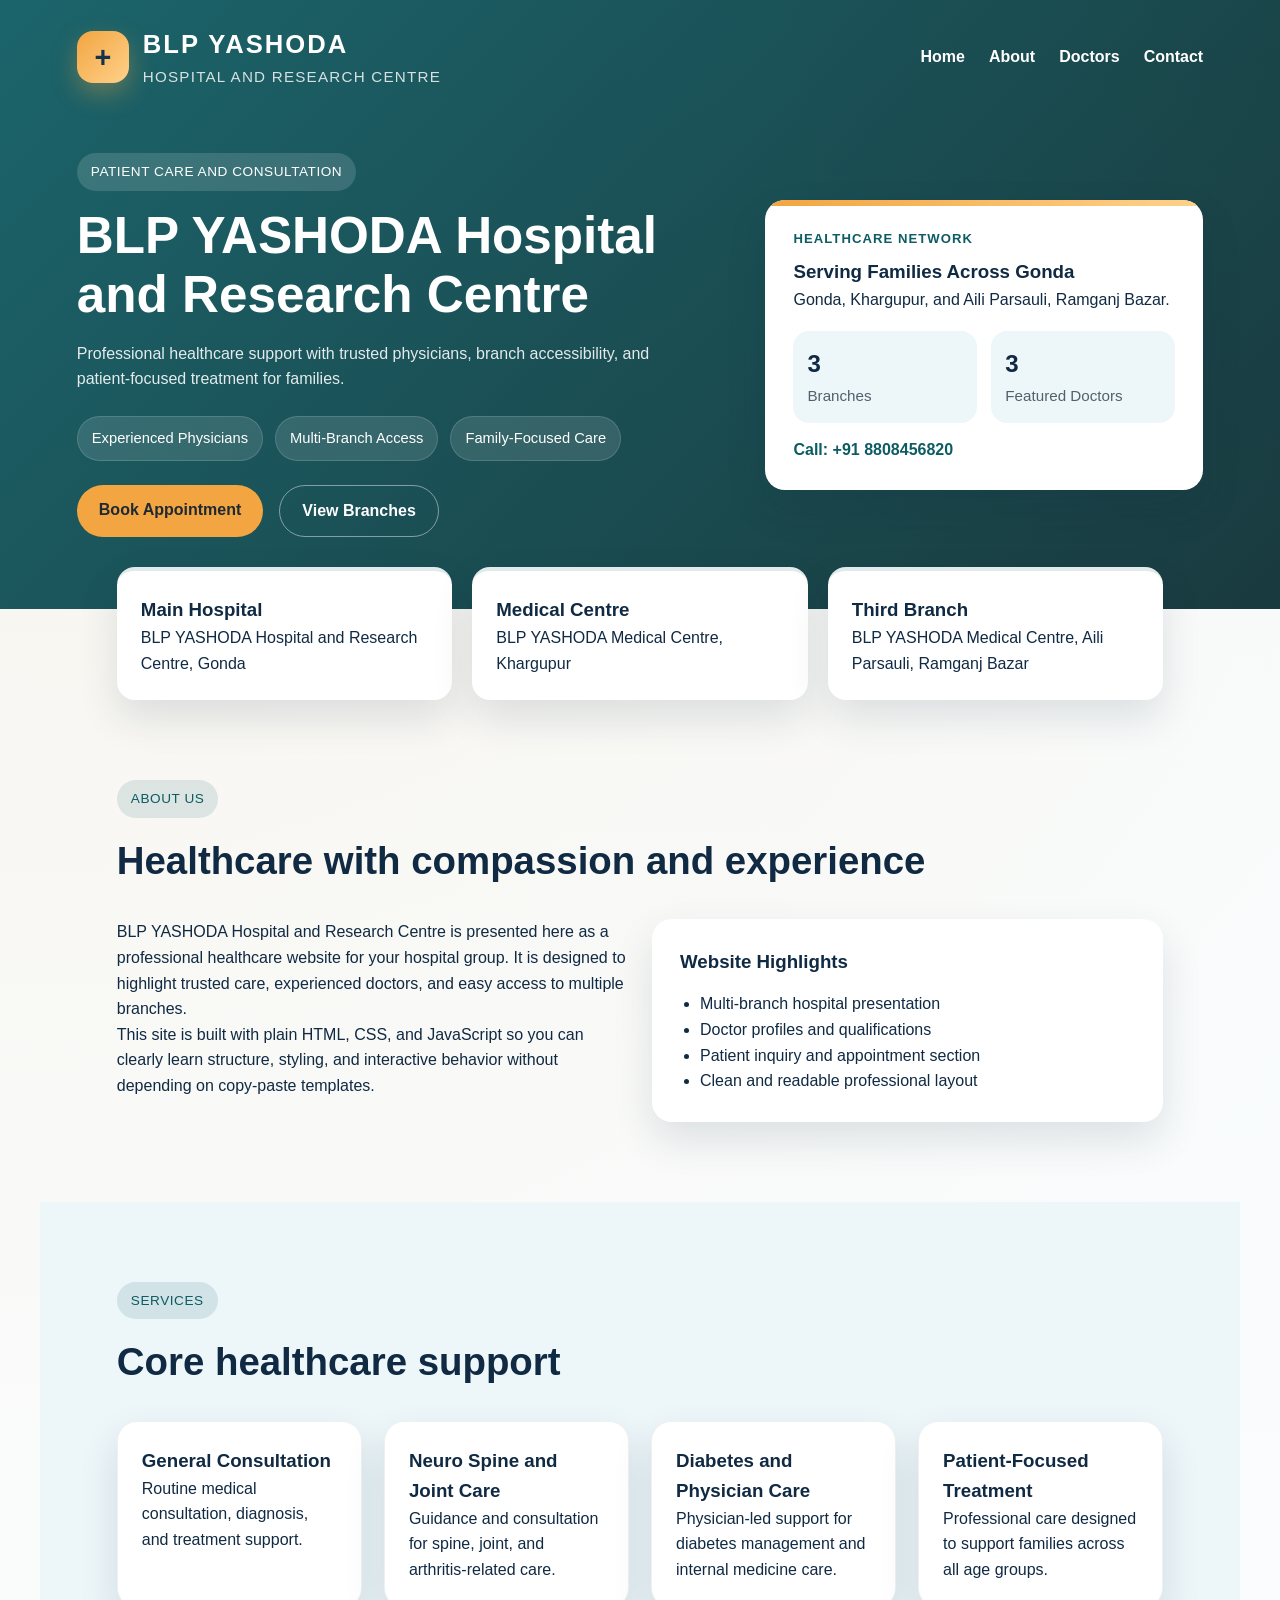
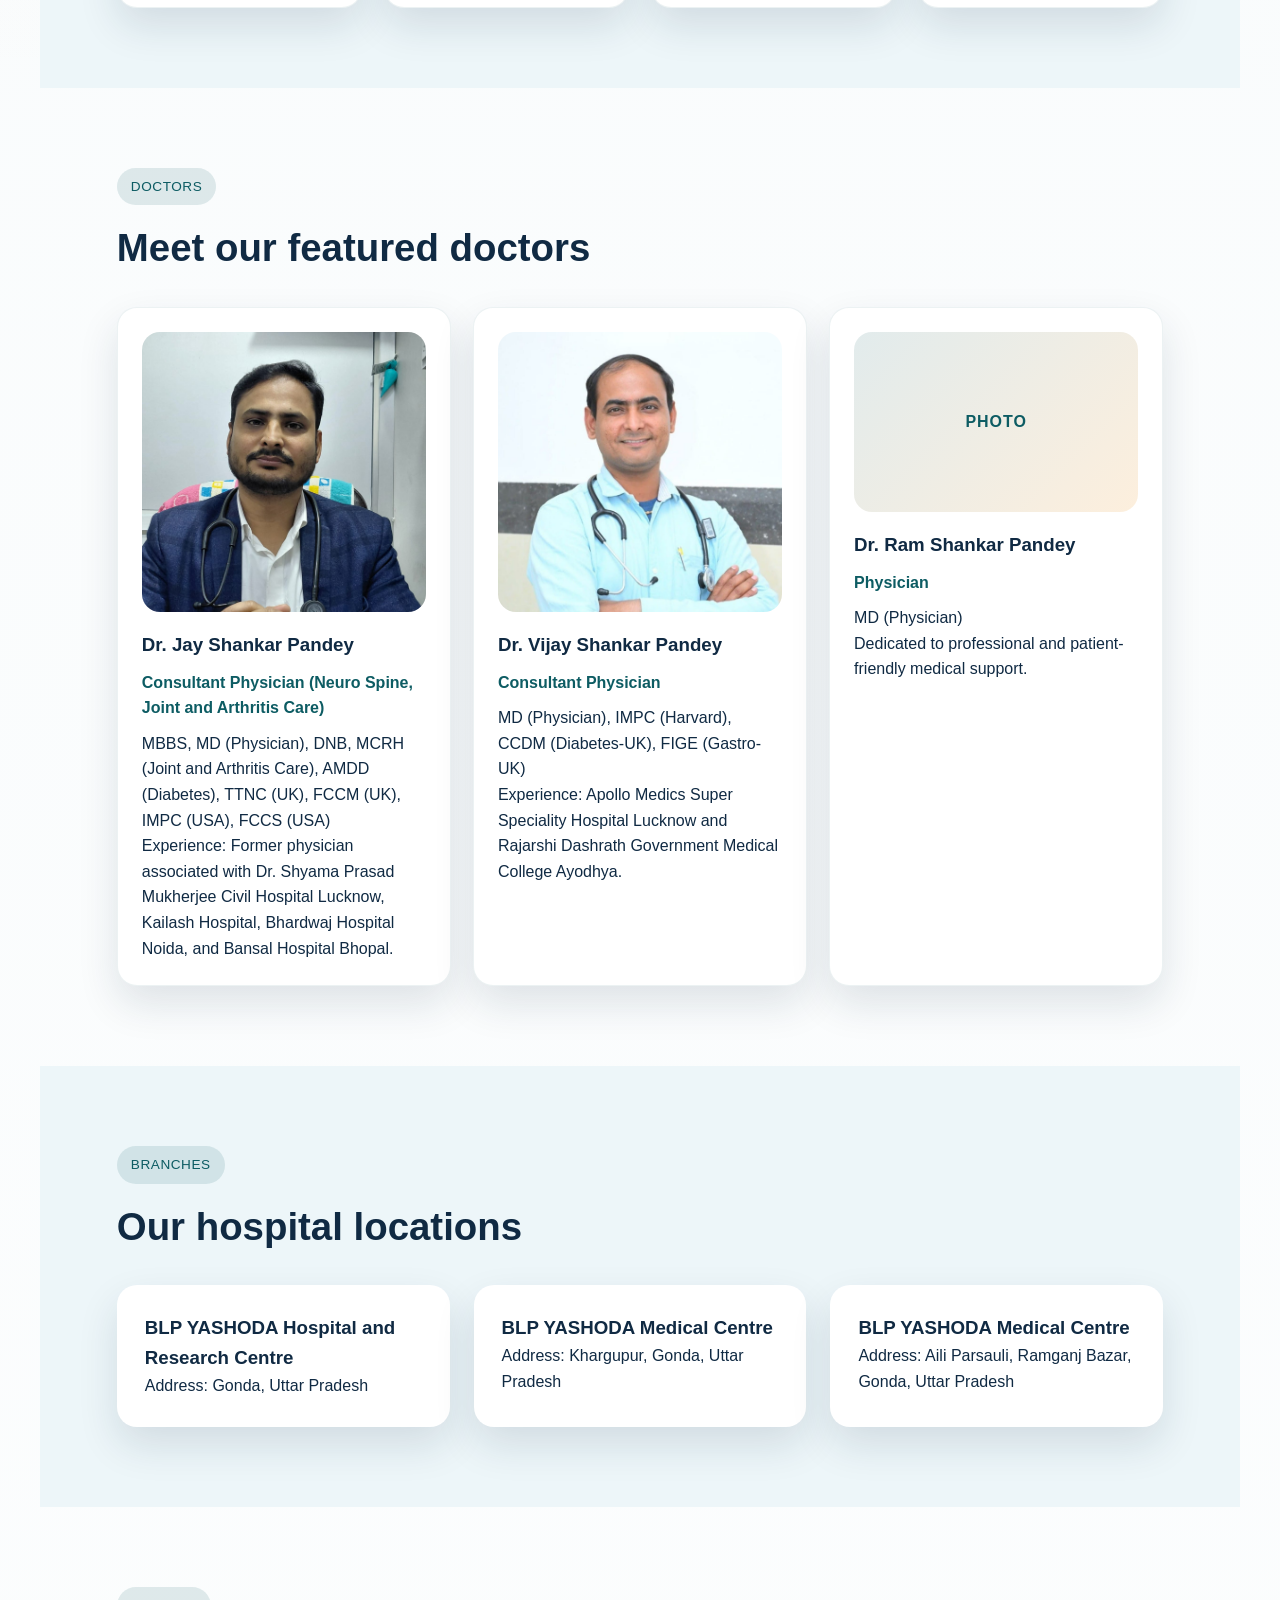
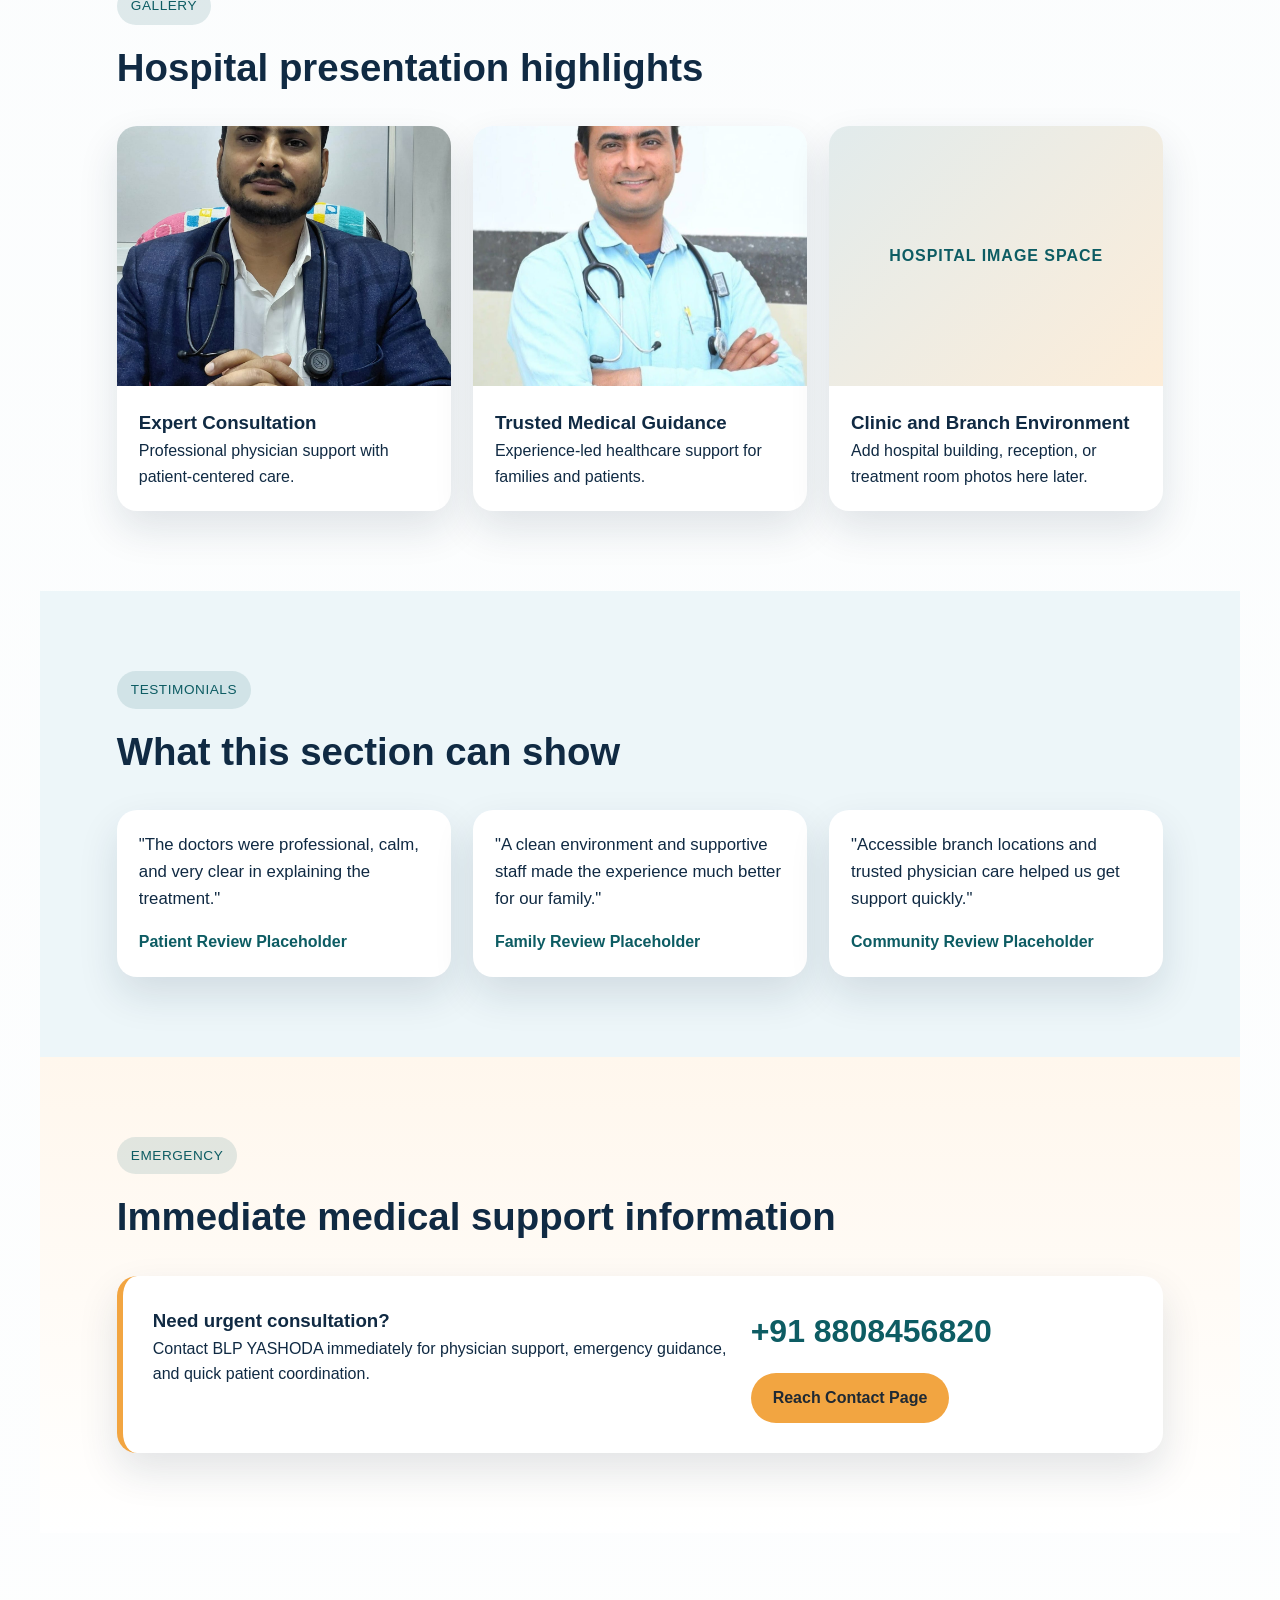
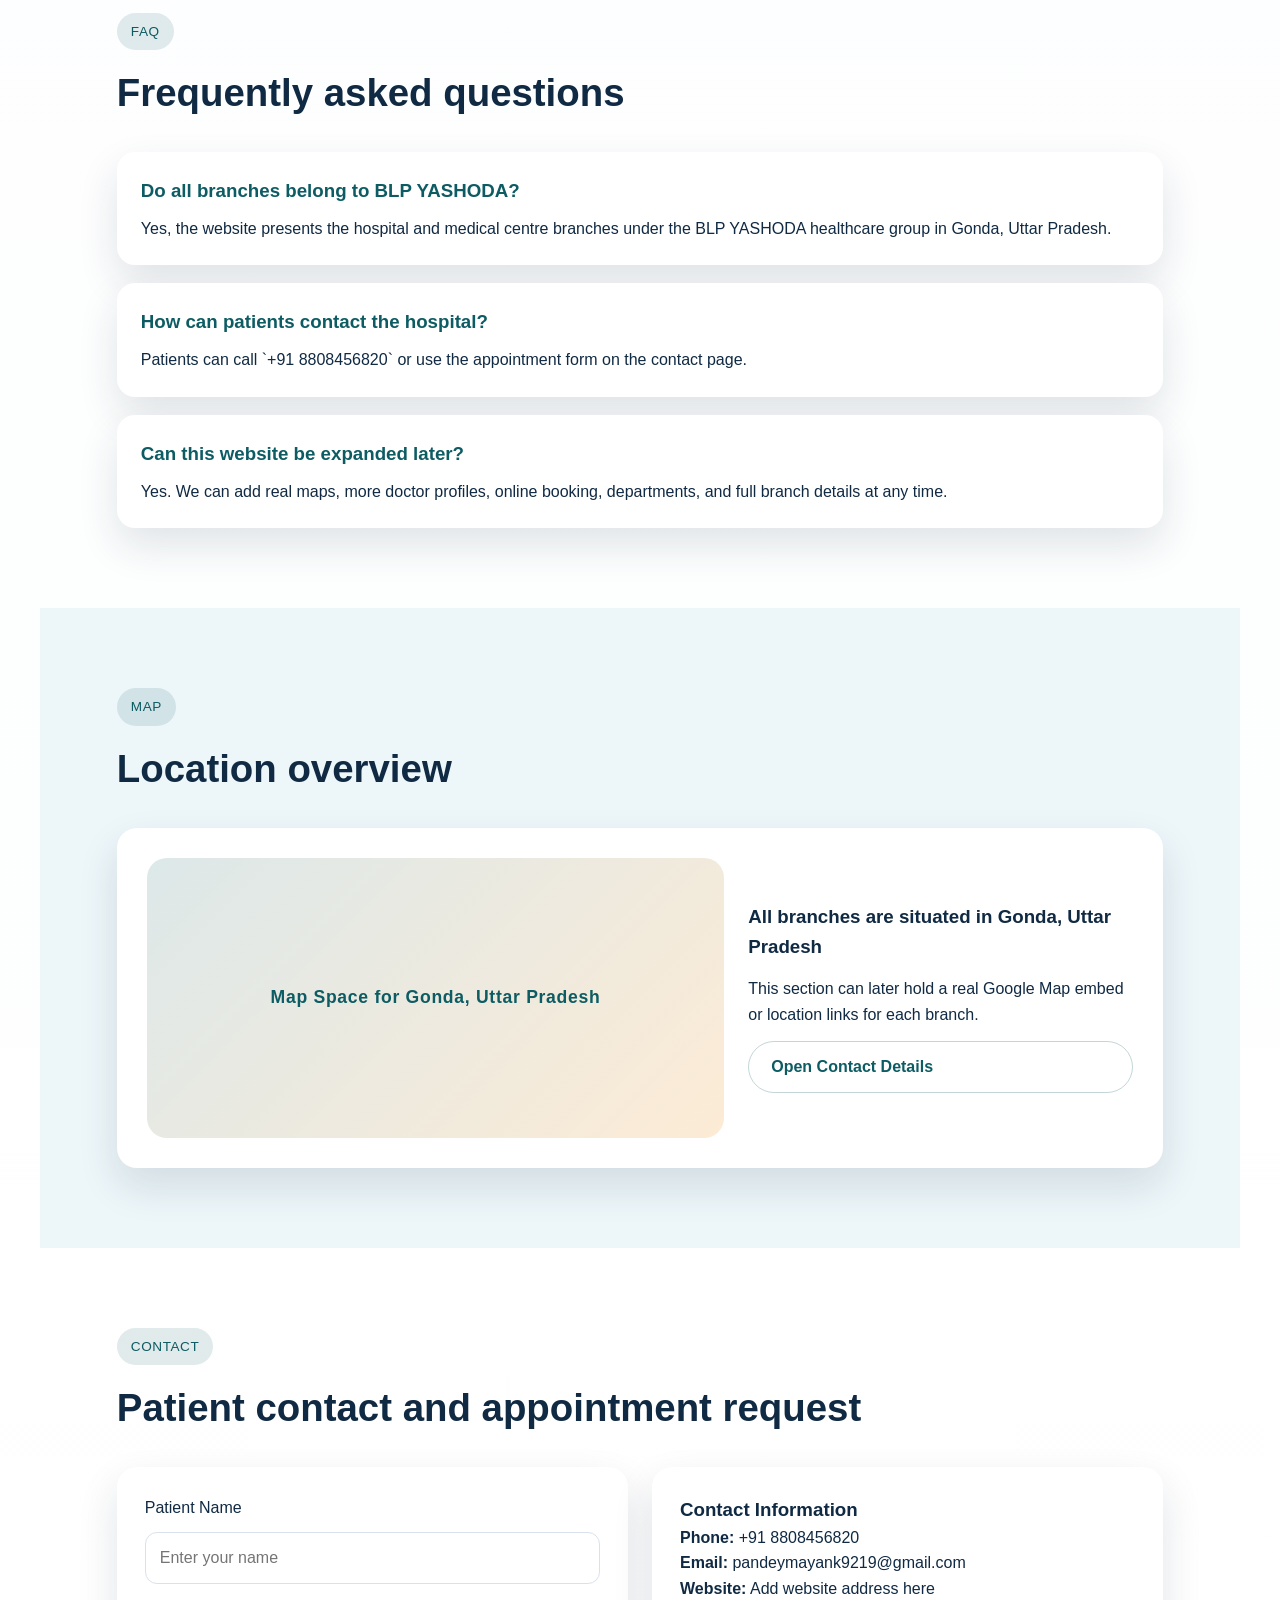
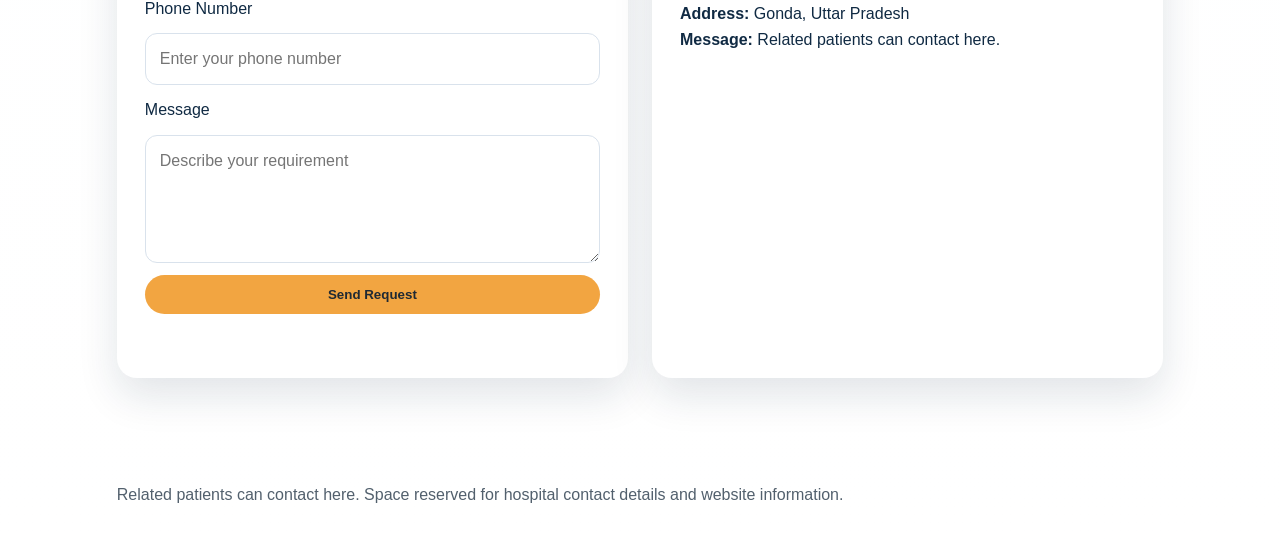
<file: index.html>
<!DOCTYPE html>
<html lang="en">
  <head>
    <meta charset="UTF-8" />
    <meta name="viewport" content="width=device-width, initial-scale=1.0" />
    <title>BLP YASHODA Hospital and Research Centre</title>
    <link rel="stylesheet" href="style.css" />
  </head>
  <body>
    <header class="hero">
      <nav class="navbar">
        <div class="brand">
          <div class="brand-mark">
            <span class="brand-icon">+</span>
            <div>
              <h1>BLP YASHODA</h1>
              <p>Hospital and Research Centre</p>
            </div>
          </div>
        </div>
        <button class="menu-toggle" id="menuToggle" aria-label="Open menu">
          Menu
        </button>
        <ul class="nav-links" id="navLinks">
          <li><a href="index.html">Home</a></li>
          <li><a href="about.html">About</a></li>
          <li><a href="doctors.html">Doctors</a></li>
          <li><a href="contact.html">Contact</a></li>
        </ul>
      </nav>

      <section class="hero-content">
        <div class="hero-text">
          <span class="badge">Patient Care and Consultation</span>
          <h2>BLP YASHODA Hospital and Research Centre</h2>
          <p>
            Professional healthcare support with trusted physicians, branch
            accessibility, and patient-focused treatment for families.
          </p>
          <div class="hero-points">
            <span>Experienced Physicians</span>
            <span>Multi-Branch Access</span>
            <span>Family-Focused Care</span>
          </div>
          <div class="hero-actions">
            <a href="contact.html" class="button primary">Book Appointment</a>
            <a href="about.html" class="button secondary">View Branches</a>
          </div>
        </div>

        <div class="hero-card">
          <p class="card-eyebrow">Healthcare Network</p>
          <h3>Serving Families Across Gonda</h3>
          <p>Gonda, Khargupur, and Aili Parsauli, Ramganj Bazar.</p>
          <div class="hero-stats">
            <article>
              <strong>3</strong>
              <span>Branches</span>
            </article>
            <article>
              <strong>3</strong>
              <span>Featured Doctors</span>
            </article>
          </div>
          <p class="hero-number">Call: +91 8808456820</p>
        </div>
      </section>
    </header>

    <main>
      <section class="info-strip">
        <article>
          <h3>Main Hospital</h3>
          <p>BLP YASHODA Hospital and Research Centre, Gonda</p>
        </article>
        <article>
          <h3>Medical Centre</h3>
          <p>BLP YASHODA Medical Centre, Khargupur</p>
        </article>
        <article>
          <h3>Third Branch</h3>
          <p>BLP YASHODA Medical Centre, Aili Parsauli, Ramganj Bazar</p>
        </article>
      </section>

      <section id="about" class="section">
        <div class="section-heading">
          <p class="section-label">About Us</p>
          <h2>Healthcare with compassion and experience</h2>
        </div>
        <div class="about-grid">
          <div>
            <p>
              BLP YASHODA Hospital and Research Centre is presented here as a
              professional healthcare website for your hospital group. It is
              designed to highlight trusted care, experienced doctors, and easy
              access to multiple branches.
            </p>
            <p>
              This site is built with plain HTML, CSS, and JavaScript so you can
              clearly learn structure, styling, and interactive behavior without
              depending on copy-paste templates.
            </p>
          </div>
          <div class="highlight-box">
            <h3>Website Highlights</h3>
            <ul>
              <li>Multi-branch hospital presentation</li>
              <li>Doctor profiles and qualifications</li>
              <li>Patient inquiry and appointment section</li>
              <li>Clean and readable professional layout</li>
            </ul>
          </div>
        </div>
      </section>

      <section id="services" class="section muted-section">
        <div class="section-heading">
          <p class="section-label">Services</p>
          <h2>Core healthcare support</h2>
        </div>
        <div class="card-grid">
          <article class="card">
            <h3>General Consultation</h3>
            <p>Routine medical consultation, diagnosis, and treatment support.</p>
          </article>
          <article class="card">
            <h3>Neuro Spine and Joint Care</h3>
            <p>Guidance and consultation for spine, joint, and arthritis-related care.</p>
          </article>
          <article class="card">
            <h3>Diabetes and Physician Care</h3>
            <p>Physician-led support for diabetes management and internal medicine care.</p>
          </article>
          <article class="card">
            <h3>Patient-Focused Treatment</h3>
            <p>Professional care designed to support families across all age groups.</p>
          </article>
        </div>
      </section>

      <section id="doctors" class="section">
        <div class="section-heading">
          <p class="section-label">Doctors</p>
          <h2>Meet our featured doctors</h2>
        </div>
        <div class="card-grid doctors-grid">
          <article class="card doctor-card">
            <img
              class="doctor-photo-image"
           src="dr-jay-shankar-pandey.jpeg"

              alt="Dr. Jay Shankar Pandey"
            />
            <h3>Dr. Jay Shankar Pandey</h3>
            <p class="doctor-role">
              Consultant Physician (Neuro Spine, Joint and Arthritis Care)
            </p>
            <p>
              MBBS, MD (Physician), DNB, MCRH (Joint and Arthritis Care), AMDD
              (Diabetes), TTNC (UK), FCCM (UK), IMPC (USA), FCCS (USA)
            </p>
            <p>
              Experience: Former physician associated with Dr. Shyama Prasad
              Mukherjee Civil Hospital Lucknow, Kailash Hospital, Bhardwaj
              Hospital Noida, and Bansal Hospital Bhopal.
            </p>
          </article>
          <article class="card doctor-card">
            <img
              class="doctor-photo-image"
             src="dr-vijay-shankar-pandey.jpeg"

              alt="Dr. Vijay Shankar Pandey"
            />
            <h3>Dr. Vijay Shankar Pandey</h3>
            <p class="doctor-role">Consultant Physician</p>
            <p>
              MD (Physician), IMPC (Harvard), CCDM (Diabetes-UK), FIGE
              (Gastro-UK)
            </p>
            <p>
              Experience: Apollo Medics Super Speciality Hospital Lucknow and
              Rajarshi Dashrath Government Medical College Ayodhya.
            </p>
          </article>
          <article class="card doctor-card">
            <div class="doctor-photo">Photo</div>
            <h3>Dr. Ram Shankar Pandey</h3>
            <p class="doctor-role">Physician</p>
            <p>MD (Physician)</p>
            <p>Dedicated to professional and patient-friendly medical support.</p>
          </article>
        </div>
      </section>

      <section id="branches" class="section muted-section">
        <div class="section-heading">
          <p class="section-label">Branches</p>
          <h2>Our hospital locations</h2>
        </div>
        <div class="branch-layout">
          <article class="branch-card">
            <h3>BLP YASHODA Hospital and Research Centre</h3>
            <p>Address: Gonda, Uttar Pradesh</p>
          </article>
          <article class="branch-card">
            <h3>BLP YASHODA Medical Centre</h3>
            <p>Address: Khargupur, Gonda, Uttar Pradesh</p>
          </article>
          <article class="branch-card">
            <h3>BLP YASHODA Medical Centre</h3>
            <p>Address: Aili Parsauli, Ramganj Bazar, Gonda, Uttar Pradesh</p>
          </article>
        </div>
      </section>

      <section id="gallery" class="section">
        <div class="section-heading">
          <p class="section-label">Gallery</p>
          <h2>Hospital presentation highlights</h2>
        </div>
        <div class="gallery-grid">
          <article class="gallery-card">
            <img
              src="dr-jay-shankar-pandey.jpeg"

              alt="Dr. Jay Shankar Pandey portrait"
            />
            <div class="gallery-copy">
              <h3>Expert Consultation</h3>
              <p>Professional physician support with patient-centered care.</p>
            </div>
          </article>
          <article class="gallery-card">
            <img
             src="dr-vijay-shankar-pandey.jpeg"

              alt="Dr. Vijay Shankar Pandey portrait"
            />
            <div class="gallery-copy">
              <h3>Trusted Medical Guidance</h3>
              <p>Experience-led healthcare support for families and patients.</p>
            </div>
          </article>
          <article class="gallery-card gallery-placeholder">
            <div class="gallery-placeholder-box">Hospital Image Space</div>
            <div class="gallery-copy">
              <h3>Clinic and Branch Environment</h3>
              <p>Add hospital building, reception, or treatment room photos here later.</p>
            </div>
          </article>
        </div>
      </section>

      <section id="testimonials" class="section muted-section">
        <div class="section-heading">
          <p class="section-label">Testimonials</p>
          <h2>What this section can show</h2>
        </div>
        <div class="testimonial-grid">
          <article class="testimonial-card">
            <p>
              "The doctors were professional, calm, and very clear in explaining
              the treatment."
            </p>
            <h3>Patient Review Placeholder</h3>
          </article>
          <article class="testimonial-card">
            <p>
              "A clean environment and supportive staff made the experience much
              better for our family."
            </p>
            <h3>Family Review Placeholder</h3>
          </article>
          <article class="testimonial-card">
            <p>
              "Accessible branch locations and trusted physician care helped us
              get support quickly."
            </p>
            <h3>Community Review Placeholder</h3>
          </article>
        </div>
      </section>

      <section class="section emergency-section">
        <div class="section-heading">
          <p class="section-label">Emergency</p>
          <h2>Immediate medical support information</h2>
        </div>
        <div class="emergency-card">
          <div>
            <h3>Need urgent consultation?</h3>
            <p>
              Contact BLP YASHODA immediately for physician support, emergency
              guidance, and quick patient coordination.
            </p>
          </div>
          <div class="emergency-contact">
            <p class="emergency-number">+91 8808456820</p>
            <a href="contact.html" class="button primary">Reach Contact Page</a>
          </div>
        </div>
      </section>

      <section class="section">
        <div class="section-heading">
          <p class="section-label">FAQ</p>
          <h2>Frequently asked questions</h2>
        </div>
        <div class="faq-list">
          <article class="faq-item">
            <h3>Do all branches belong to BLP YASHODA?</h3>
            <p>
              Yes, the website presents the hospital and medical centre branches
              under the BLP YASHODA healthcare group in Gonda, Uttar Pradesh.
            </p>
          </article>
          <article class="faq-item">
            <h3>How can patients contact the hospital?</h3>
            <p>
              Patients can call `+91 8808456820` or use the appointment form on
              the contact page.
            </p>
          </article>
          <article class="faq-item">
            <h3>Can this website be expanded later?</h3>
            <p>
              Yes. We can add real maps, more doctor profiles, online booking,
              departments, and full branch details at any time.
            </p>
          </article>
        </div>
      </section>

      <section class="section muted-section">
        <div class="section-heading">
          <p class="section-label">Map</p>
          <h2>Location overview</h2>
        </div>
        <div class="map-card">
          <div class="map-placeholder">Map Space for Gonda, Uttar Pradesh</div>
          <div class="map-copy">
            <h3>All branches are situated in Gonda, Uttar Pradesh</h3>
            <p>
              This section can later hold a real Google Map embed or location
              links for each branch.
            </p>
            <a href="contact.html" class="button secondary dark-button">Open Contact Details</a>
          </div>
        </div>
      </section>

      <section id="contact" class="section">
        <div class="section-heading">
          <p class="section-label">Contact</p>
          <h2>Patient contact and appointment request</h2>
        </div>
        <div class="contact-layout">
          <form class="contact-form" id="appointmentForm">
            <label for="name">Patient Name</label>
            <input type="text" id="name" name="name" placeholder="Enter your name" />

            <label for="phone">Phone Number</label>
            <input
              type="tel"
              id="phone"
              name="phone"
              placeholder="Enter your phone number"
            />

            <label for="message">Message</label>
            <textarea
              id="message"
              name="message"
              rows="4"
              placeholder="Describe your requirement"
            ></textarea>

            <button type="submit" class="button primary full-width">
              Send Request
            </button>
            <p id="formMessage" class="form-message"></p>
          </form>

          <div class="contact-card">
            <h3>Contact Information</h3>
            <p><strong>Phone:</strong> +91 8808456820</p>
            <p><strong>Email:</strong> pandeymayank9219@gmail.com</p>
            <p><strong>Website:</strong> Add website address here</p>
            <p><strong>Address:</strong> Gonda, Uttar Pradesh</p>
            <p><strong>Message:</strong> Related patients can contact here.</p>
          </div>
        </div>
      </section>
    </main>

    <footer class="footer">
      <p>
        Related patients can contact here. Space reserved for hospital contact
        details and website information.
      </p>
    </footer>

    <script src="script.js"></script>
  </body>
</html>
</file>
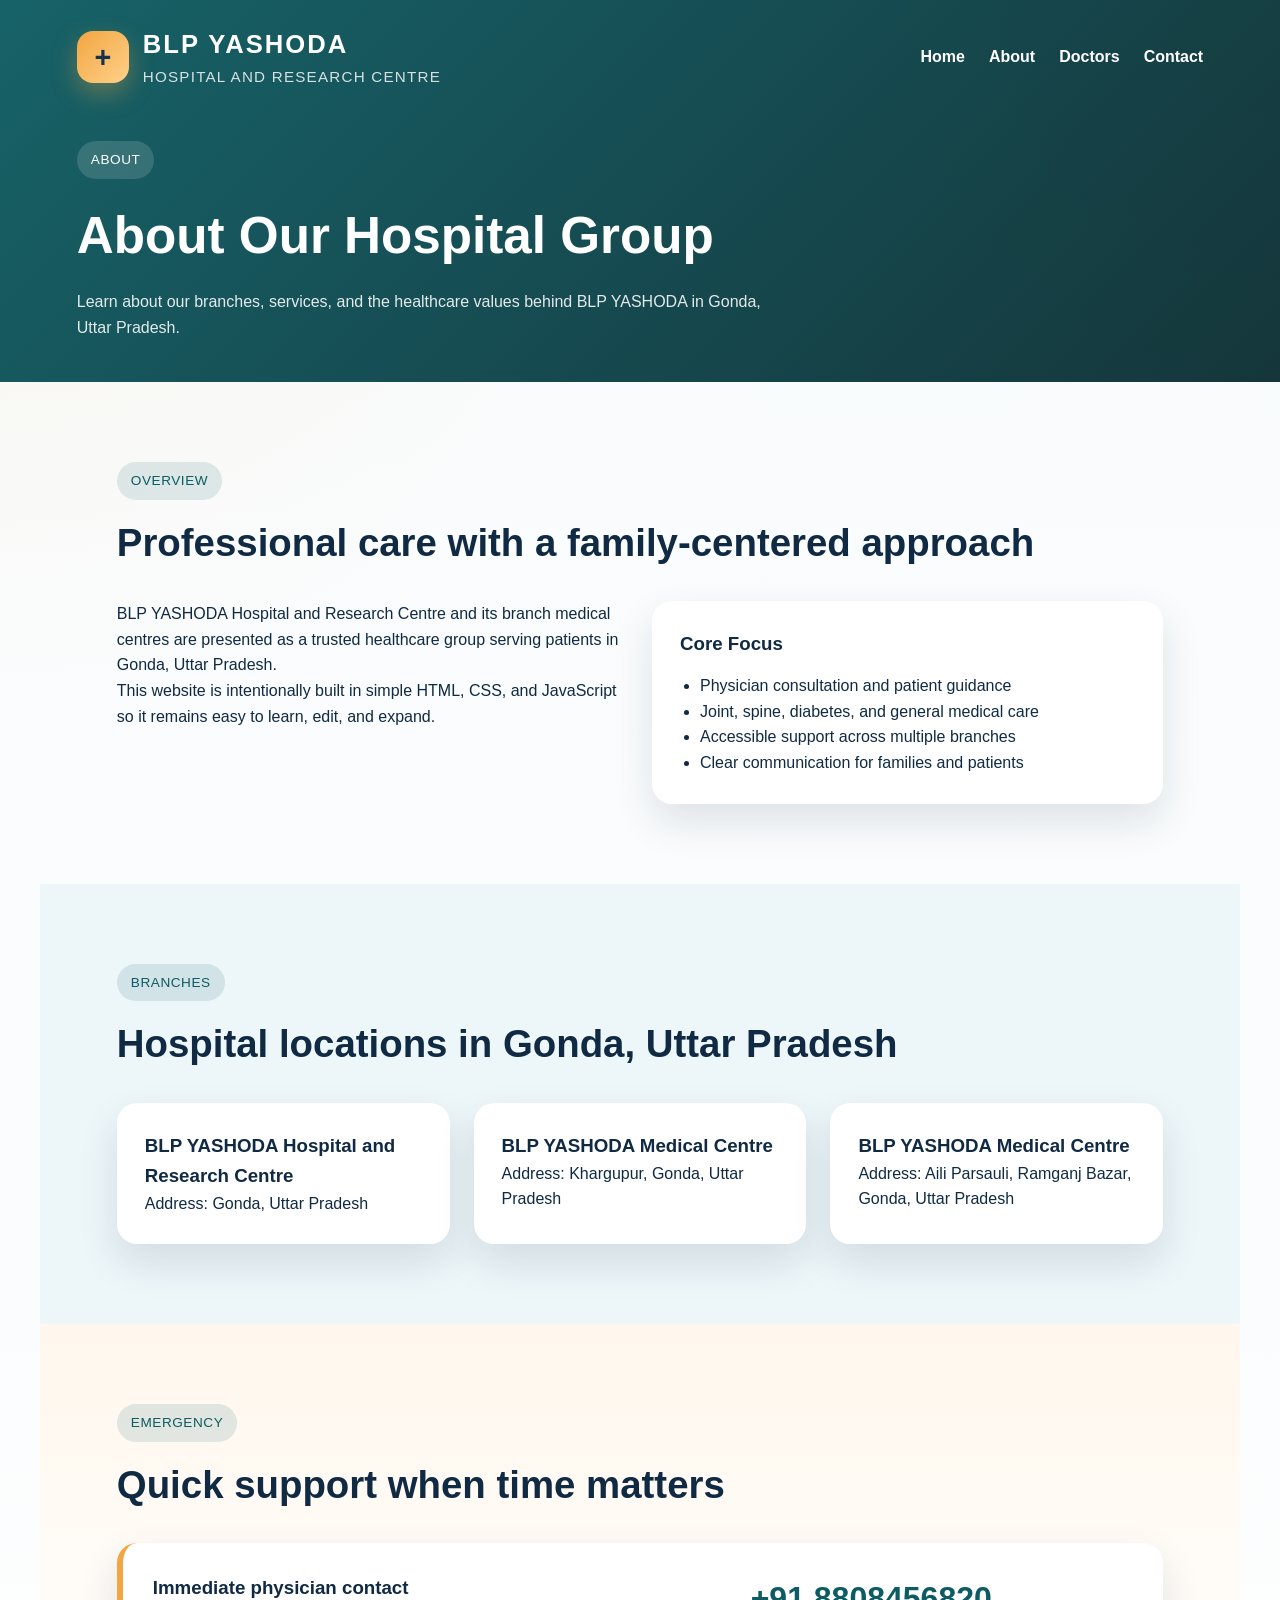
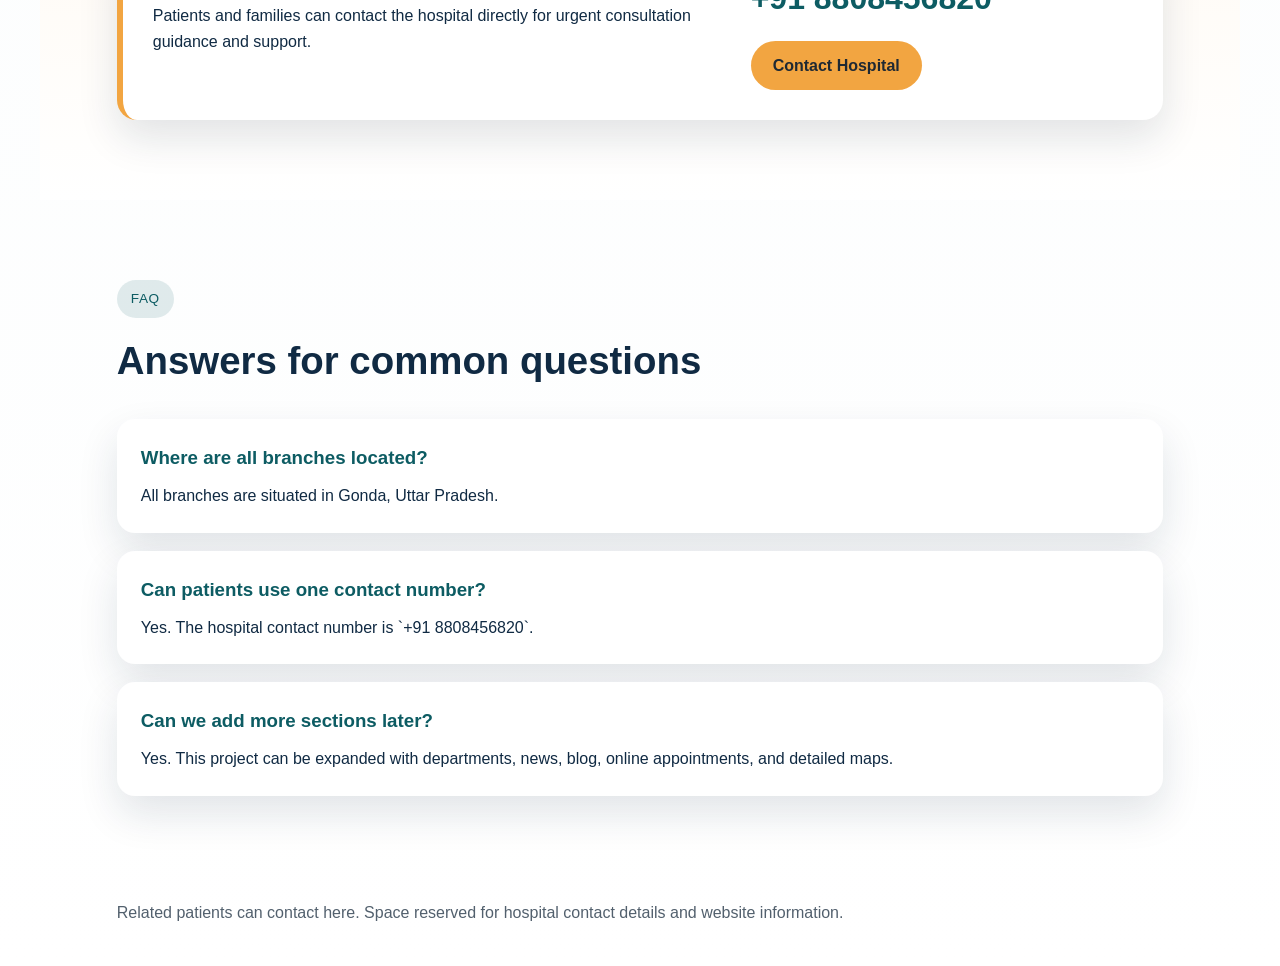
<file: about.html>
<!DOCTYPE html>
<html lang="en">
  <head>
    <meta charset="UTF-8" />
    <meta name="viewport" content="width=device-width, initial-scale=1.0" />
    <title>About | BLP YASHODA Hospital and Research Centre</title>
    <link rel="stylesheet" href="style.css" />
  </head>
  <body>
    <header class="inner-hero">
      <nav class="navbar">
        <div class="brand">
          <div class="brand-mark">
            <span class="brand-icon">+</span>
            <div>
              <h1>BLP YASHODA</h1>
              <p>Hospital and Research Centre</p>
            </div>
          </div>
        </div>
        <button class="menu-toggle" id="menuToggle" aria-label="Open menu">
          Menu
        </button>
        <ul class="nav-links" id="navLinks">
          <li><a href="index.html">Home</a></li>
          <li><a href="about.html">About</a></li>
          <li><a href="doctors.html">Doctors</a></li>
          <li><a href="contact.html">Contact</a></li>
        </ul>
      </nav>
      <section class="inner-hero-content">
        <p class="badge">About</p>
        <h2>About Our Hospital Group</h2>
        <p>
          Learn about our branches, services, and the healthcare values behind
          BLP YASHODA in Gonda, Uttar Pradesh.
        </p>
      </section>
    </header>

    <main>
      <section class="section">
        <div class="section-heading">
          <p class="section-label">Overview</p>
          <h2>Professional care with a family-centered approach</h2>
        </div>
        <div class="about-grid">
          <div>
            <p>
              BLP YASHODA Hospital and Research Centre and its branch medical
              centres are presented as a trusted healthcare group serving
              patients in Gonda, Uttar Pradesh.
            </p>
            <p>
              This website is intentionally built in simple HTML, CSS, and
              JavaScript so it remains easy to learn, edit, and expand.
            </p>
          </div>
          <div class="highlight-box">
            <h3>Core Focus</h3>
            <ul>
              <li>Physician consultation and patient guidance</li>
              <li>Joint, spine, diabetes, and general medical care</li>
              <li>Accessible support across multiple branches</li>
              <li>Clear communication for families and patients</li>
            </ul>
          </div>
        </div>
      </section>

      <section class="section muted-section">
        <div class="section-heading">
          <p class="section-label">Branches</p>
          <h2>Hospital locations in Gonda, Uttar Pradesh</h2>
        </div>
        <div class="branch-layout">
          <article class="branch-card">
            <h3>BLP YASHODA Hospital and Research Centre</h3>
            <p>Address: Gonda, Uttar Pradesh</p>
          </article>
          <article class="branch-card">
            <h3>BLP YASHODA Medical Centre</h3>
            <p>Address: Khargupur, Gonda, Uttar Pradesh</p>
          </article>
          <article class="branch-card">
            <h3>BLP YASHODA Medical Centre</h3>
            <p>Address: Aili Parsauli, Ramganj Bazar, Gonda, Uttar Pradesh</p>
          </article>
        </div>
      </section>

      <section class="section emergency-section">
        <div class="section-heading">
          <p class="section-label">Emergency</p>
          <h2>Quick support when time matters</h2>
        </div>
        <div class="emergency-card">
          <div>
            <h3>Immediate physician contact</h3>
            <p>
              Patients and families can contact the hospital directly for urgent
              consultation guidance and support.
            </p>
          </div>
          <div class="emergency-contact">
            <p class="emergency-number">+91 8808456820</p>
            <a href="contact.html" class="button primary">Contact Hospital</a>
          </div>
        </div>
      </section>

      <section class="section">
        <div class="section-heading">
          <p class="section-label">FAQ</p>
          <h2>Answers for common questions</h2>
        </div>
        <div class="faq-list">
          <article class="faq-item">
            <h3>Where are all branches located?</h3>
            <p>All branches are situated in Gonda, Uttar Pradesh.</p>
          </article>
          <article class="faq-item">
            <h3>Can patients use one contact number?</h3>
            <p>Yes. The hospital contact number is `+91 8808456820`.</p>
          </article>
          <article class="faq-item">
            <h3>Can we add more sections later?</h3>
            <p>
              Yes. This project can be expanded with departments, news, blog,
              online appointments, and detailed maps.
            </p>
          </article>
        </div>
      </section>
    </main>

    <footer class="footer">
      <p>
        Related patients can contact here. Space reserved for hospital contact
        details and website information.
      </p>
    </footer>

    <script src="script.js"></script>
  </body>
</html>
</file>
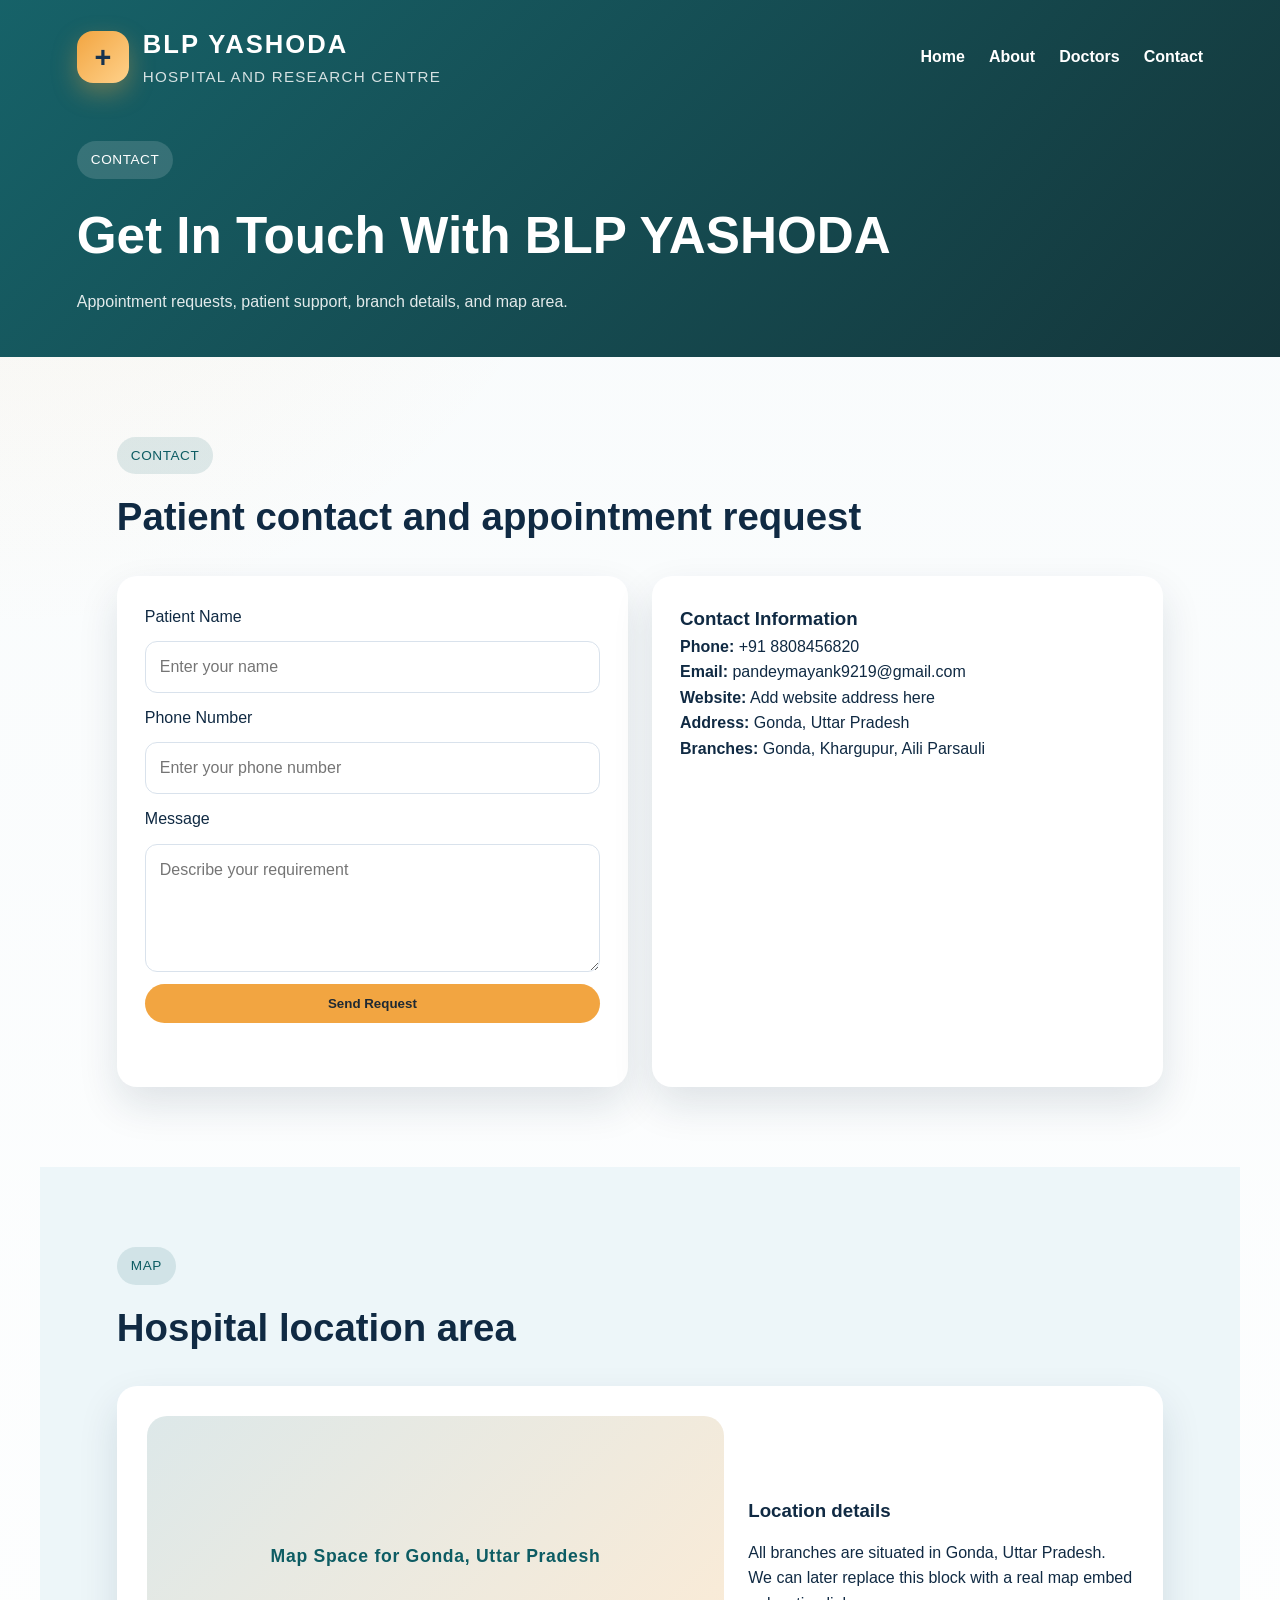
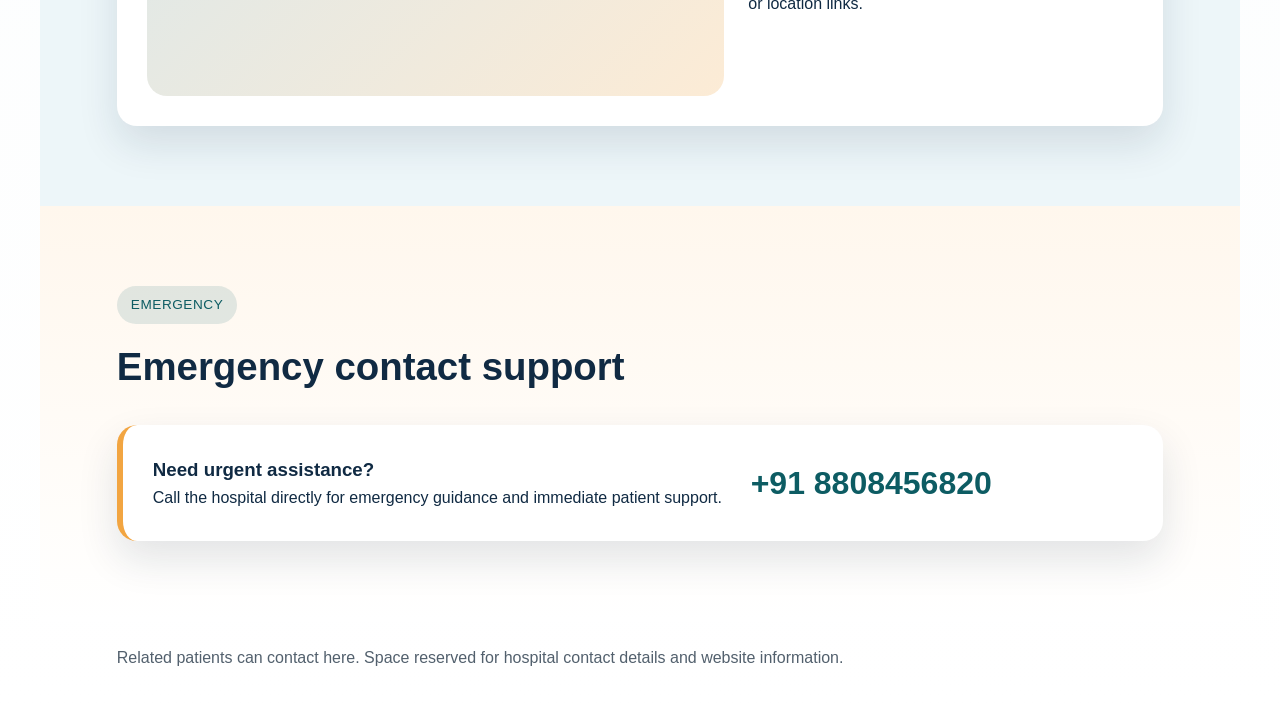
<file: contact.html>
<!DOCTYPE html>
<html lang="en">
  <head>
    <meta charset="UTF-8" />
    <meta name="viewport" content="width=device-width, initial-scale=1.0" />
    <title>Contact | BLP YASHODA Hospital and Research Centre</title>
    <link rel="stylesheet" href="style.css" />
  </head>
  <body>
    <header class="inner-hero">
      <nav class="navbar">
        <div class="brand">
          <div class="brand-mark">
            <span class="brand-icon">+</span>
            <div>
              <h1>BLP YASHODA</h1>
              <p>Hospital and Research Centre</p>
            </div>
          </div>
        </div>
        <button class="menu-toggle" id="menuToggle" aria-label="Open menu">
          Menu
        </button>
        <ul class="nav-links" id="navLinks">
          <li><a href="index.html">Home</a></li>
          <li><a href="about.html">About</a></li>
          <li><a href="doctors.html">Doctors</a></li>
          <li><a href="contact.html">Contact</a></li>
        </ul>
      </nav>
      <section class="inner-hero-content">
        <p class="badge">Contact</p>
        <h2>Get In Touch With BLP YASHODA</h2>
        <p>Appointment requests, patient support, branch details, and map area.</p>
      </section>
    </header>

    <main>
      <section class="section">
        <div class="section-heading">
          <p class="section-label">Contact</p>
          <h2>Patient contact and appointment request</h2>
        </div>
        <div class="contact-layout">
          <form class="contact-form" id="appointmentForm">
            <label for="name">Patient Name</label>
            <input type="text" id="name" name="name" placeholder="Enter your name" />

            <label for="phone">Phone Number</label>
            <input
              type="tel"
              id="phone"
              name="phone"
              placeholder="Enter your phone number"
            />

            <label for="message">Message</label>
            <textarea
              id="message"
              name="message"
              rows="4"
              placeholder="Describe your requirement"
            ></textarea>

            <button type="submit" class="button primary full-width">
              Send Request
            </button>
            <p id="formMessage" class="form-message"></p>
          </form>

          <div class="contact-card">
            <h3>Contact Information</h3>
            <p><strong>Phone:</strong> +91 8808456820</p>
            <p><strong>Email:</strong> pandeymayank9219@gmail.com</p>
            <p><strong>Website:</strong> Add website address here</p>
            <p><strong>Address:</strong> Gonda, Uttar Pradesh</p>
            <p><strong>Branches:</strong> Gonda, Khargupur, Aili Parsauli</p>
          </div>
        </div>
      </section>

      <section class="section muted-section">
        <div class="section-heading">
          <p class="section-label">Map</p>
          <h2>Hospital location area</h2>
        </div>
        <div class="map-card">
          <div class="map-placeholder">Map Space for Gonda, Uttar Pradesh</div>
          <div class="map-copy">
            <h3>Location details</h3>
            <p>
              All branches are situated in Gonda, Uttar Pradesh. We can later
              replace this block with a real map embed or location links.
            </p>
          </div>
        </div>
      </section>

      <section class="section emergency-section">
        <div class="section-heading">
          <p class="section-label">Emergency</p>
          <h2>Emergency contact support</h2>
        </div>
        <div class="emergency-card">
          <div>
            <h3>Need urgent assistance?</h3>
            <p>
              Call the hospital directly for emergency guidance and immediate
              patient support.
            </p>
          </div>
          <div class="emergency-contact">
            <p class="emergency-number">+91 8808456820</p>
          </div>
        </div>
      </section>
    </main>

    <footer class="footer">
      <p>
        Related patients can contact here. Space reserved for hospital contact
        details and website information.
      </p>
    </footer>

    <script src="script.js"></script>
  </body>
</html>
</file>
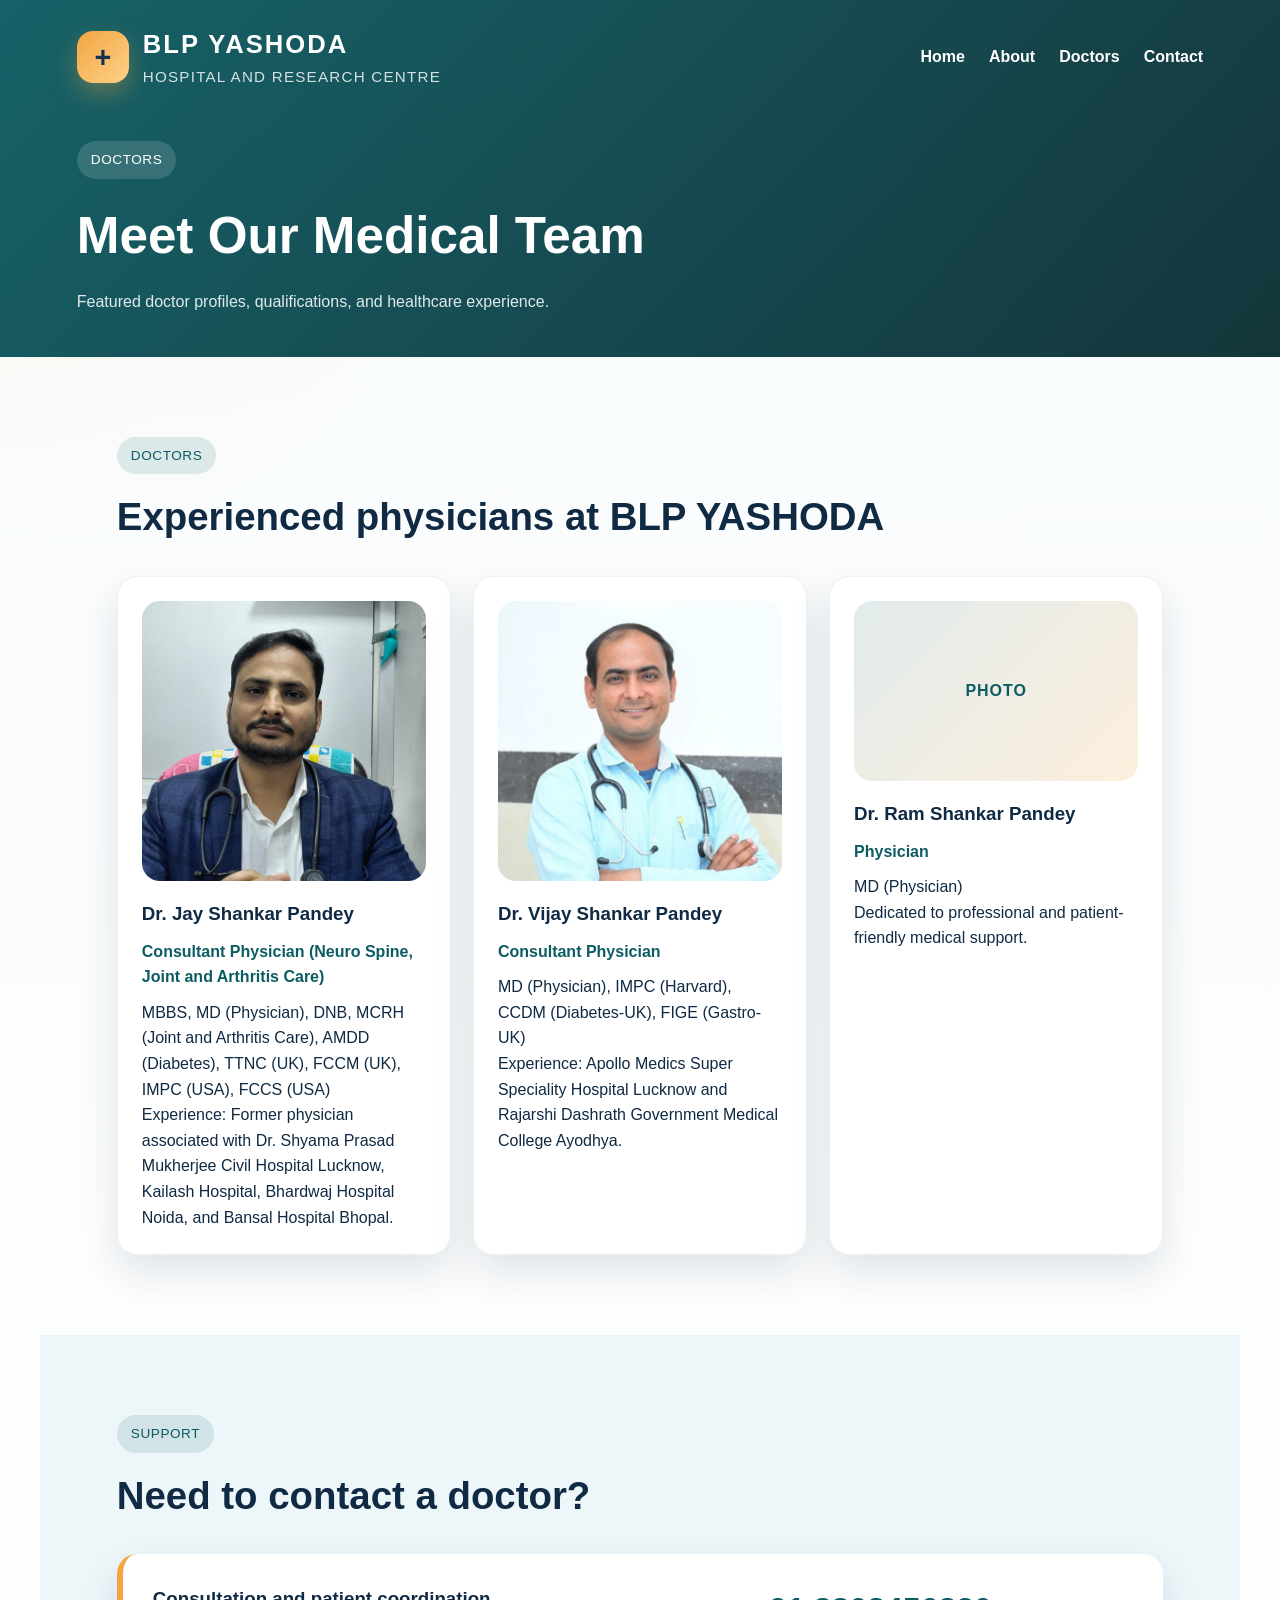
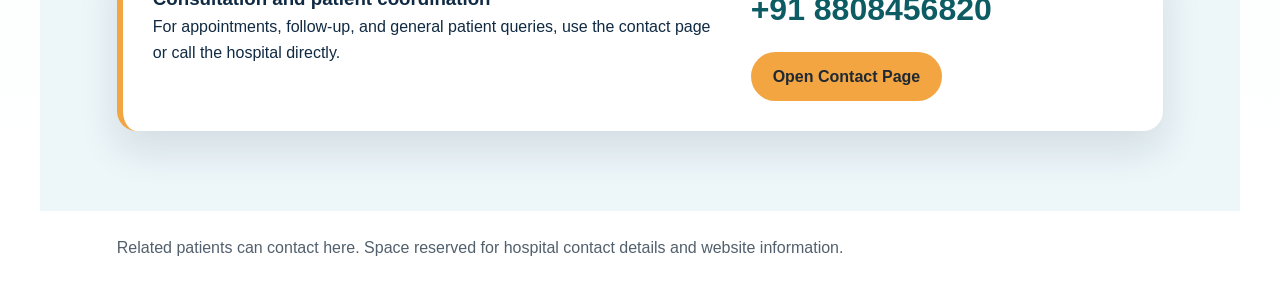
<file: doctors.html>
<!DOCTYPE html>
<html lang="en">
  <head>
    <meta charset="UTF-8" />
    <meta name="viewport" content="width=device-width, initial-scale=1.0" />
    <title>Doctors | BLP YASHODA Hospital and Research Centre</title>
    <link rel="stylesheet" href="style.css" />
  </head>
  <body>
    <header class="inner-hero">
      <nav class="navbar">
        <div class="brand">
          <div class="brand-mark">
            <span class="brand-icon">+</span>
            <div>
              <h1>BLP YASHODA</h1>
              <p>Hospital and Research Centre</p>
            </div>
          </div>
        </div>
        <button class="menu-toggle" id="menuToggle" aria-label="Open menu">
          Menu
        </button>
        <ul class="nav-links" id="navLinks">
          <li><a href="index.html">Home</a></li>
          <li><a href="about.html">About</a></li>
          <li><a href="doctors.html">Doctors</a></li>
          <li><a href="contact.html">Contact</a></li>
        </ul>
      </nav>
      <section class="inner-hero-content">
        <p class="badge">Doctors</p>
        <h2>Meet Our Medical Team</h2>
        <p>
          Featured doctor profiles, qualifications, and healthcare experience.
        </p>
      </section>
    </header>

    <main>
      <section class="section">
        <div class="section-heading">
          <p class="section-label">Doctors</p>
          <h2>Experienced physicians at BLP YASHODA</h2>
        </div>
        <div class="card-grid doctors-grid">
          <article class="card doctor-card">
            <img
              class="doctor-photo-image"
           src="dr-jay-shankar-pandey.jpeg"

              alt="Dr. Jay Shankar Pandey"
            />
            <h3>Dr. Jay Shankar Pandey</h3>
            <p class="doctor-role">
              Consultant Physician (Neuro Spine, Joint and Arthritis Care)
            </p>
            <p>
              MBBS, MD (Physician), DNB, MCRH (Joint and Arthritis Care), AMDD
              (Diabetes), TTNC (UK), FCCM (UK), IMPC (USA), FCCS (USA)
            </p>
            <p>
              Experience: Former physician associated with Dr. Shyama Prasad
              Mukherjee Civil Hospital Lucknow, Kailash Hospital, Bhardwaj
              Hospital Noida, and Bansal Hospital Bhopal.
            </p>
          </article>
          <article class="card doctor-card">
            <img
              class="doctor-photo-image"
             src="dr-vijay-shankar-pandey.jpeg"

              alt="Dr. Vijay Shankar Pandey"
            />
            <h3>Dr. Vijay Shankar Pandey</h3>
            <p class="doctor-role">Consultant Physician</p>
            <p>
              MD (Physician), IMPC (Harvard), CCDM (Diabetes-UK), FIGE
              (Gastro-UK)
            </p>
            <p>
              Experience: Apollo Medics Super Speciality Hospital Lucknow and
              Rajarshi Dashrath Government Medical College Ayodhya.
            </p>
          </article>
          <article class="card doctor-card">
            <div class="doctor-photo">Photo</div>
            <h3>Dr. Ram Shankar Pandey</h3>
            <p class="doctor-role">Physician</p>
            <p>MD (Physician)</p>
            <p>Dedicated to professional and patient-friendly medical support.</p>
          </article>
        </div>
      </section>

      <section class="section muted-section">
        <div class="section-heading">
          <p class="section-label">Support</p>
          <h2>Need to contact a doctor?</h2>
        </div>
        <div class="emergency-card">
          <div>
            <h3>Consultation and patient coordination</h3>
            <p>
              For appointments, follow-up, and general patient queries, use the
              contact page or call the hospital directly.
            </p>
          </div>
          <div class="emergency-contact">
            <p class="emergency-number">+91 8808456820</p>
            <a href="contact.html" class="button primary">Open Contact Page</a>
          </div>
        </div>
      </section>
    </main>

    <footer class="footer">
      <p>
        Related patients can contact here. Space reserved for hospital contact
        details and website information.
      </p>
    </footer>

    <script src="script.js"></script>
  </body>
</html>
</file>
<file: style.css>
:root {
  --primary: #0d5c63;
  --secondary: #f2a541;
  --accent: #edf6f9;
  --text-dark: #102a43;
  --text-light: #52606d;
  --white: #ffffff;
  --shadow: 0 18px 40px rgba(16, 42, 67, 0.12);
  --radius: 20px;
}

* {
  box-sizing: border-box;
  margin: 0;
  padding: 0;
}

body {
  font-family: "Segoe UI", Tahoma, Geneva, Verdana, sans-serif;
  color: var(--text-dark);
  background:
    radial-gradient(circle at top left, rgba(242, 165, 65, 0.09), transparent 24%),
    linear-gradient(180deg, #f8fbfc 0%, #ffffff 100%);
  line-height: 1.6;
}

a {
  color: inherit;
  text-decoration: none;
}

ul {
  list-style: none;
}

.hero {
  background:
    linear-gradient(135deg, rgba(13, 92, 99, 0.94), rgba(11, 46, 51, 0.94)),
    radial-gradient(circle at top right, rgba(242, 165, 65, 0.3), transparent 35%);
  color: var(--white);
  padding: 24px 6vw 72px;
}

.inner-hero {
  background:
    linear-gradient(135deg, rgba(13, 92, 99, 0.96), rgba(11, 46, 51, 0.96)),
    radial-gradient(circle at top right, rgba(242, 165, 65, 0.25), transparent 35%);
  color: var(--white);
  padding: 24px 6vw 42px;
}

.navbar,
.hero-content,
.info-strip,
.section,
.footer {
  max-width: 1200px;
  margin: 0 auto;
}

.navbar {
  display: flex;
  justify-content: space-between;
  align-items: center;
  gap: 24px;
}

.brand h1 {
  font-size: 1.6rem;
  letter-spacing: 0.08em;
}

.brand p {
  color: rgba(255, 255, 255, 0.82);
  font-size: 0.95rem;
  text-transform: uppercase;
  letter-spacing: 0.08em;
}

.brand-mark {
  display: flex;
  align-items: center;
  gap: 14px;
}

.brand-icon {
  display: grid;
  place-items: center;
  width: 52px;
  height: 52px;
  border-radius: 16px;
  background: linear-gradient(135deg, var(--secondary), #ffd18a);
  color: #16324f;
  font-size: 1.8rem;
  font-weight: 900;
  box-shadow: 0 10px 24px rgba(242, 165, 65, 0.35);
}

.nav-links {
  display: flex;
  gap: 24px;
  font-weight: 600;
}

.menu-toggle {
  display: none;
  border: 1px solid rgba(255, 255, 255, 0.5);
  background: transparent;
  color: var(--white);
  padding: 10px 14px;
  border-radius: 999px;
  cursor: pointer;
}

.hero-content {
  display: grid;
  grid-template-columns: 1.5fr 1fr;
  gap: 32px;
  align-items: center;
  padding-top: 64px;
}

.inner-hero-content {
  max-width: 1200px;
  margin: 0 auto;
  padding-top: 52px;
}

.inner-hero-content h2 {
  font-size: clamp(2rem, 4vw, 3.2rem);
  margin: 16px 0 12px;
}

.inner-hero-content p:last-child {
  max-width: 700px;
  color: rgba(255, 255, 255, 0.88);
}

.badge,
.section-label {
  display: inline-block;
  background: rgba(255, 255, 255, 0.14);
  color: var(--white);
  padding: 8px 14px;
  border-radius: 999px;
  font-size: 0.85rem;
  letter-spacing: 0.04em;
  text-transform: uppercase;
}

.hero-text h2 {
  font-size: clamp(2rem, 4vw, 3.6rem);
  line-height: 1.15;
  margin: 16px 0;
}

.hero-text p {
  max-width: 620px;
  color: rgba(255, 255, 255, 0.88);
}

.hero-points {
  display: flex;
  gap: 12px;
  flex-wrap: wrap;
  margin-top: 24px;
}

.hero-points span {
  padding: 10px 14px;
  border-radius: 999px;
  background: rgba(255, 255, 255, 0.12);
  border: 1px solid rgba(255, 255, 255, 0.14);
  font-size: 0.92rem;
}

.hero-actions {
  display: flex;
  gap: 16px;
  margin-top: 24px;
  flex-wrap: wrap;
}

.button {
  display: inline-block;
  padding: 12px 22px;
  border-radius: 999px;
  font-weight: 700;
  transition: transform 0.2s ease, opacity 0.2s ease;
}

.button:hover {
  transform: translateY(-2px);
}

.primary {
  background: var(--secondary);
  color: #1f2933;
  border: none;
}

.secondary {
  border: 1px solid rgba(255, 255, 255, 0.45);
  color: var(--white);
}

.hero-card,
.card,
.branch-card,
.contact-form,
.contact-card,
.highlight-box {
  background: var(--white);
  border-radius: var(--radius);
  box-shadow: var(--shadow);
}

.hero-card {
  color: var(--text-dark);
  padding: 28px;
  position: relative;
  overflow: hidden;
}

.hero-card::before {
  content: "";
  position: absolute;
  inset: 0 auto auto 0;
  width: 100%;
  height: 6px;
  background: linear-gradient(90deg, var(--secondary), #ffd18a);
}

.card-eyebrow {
  color: var(--primary);
  text-transform: uppercase;
  letter-spacing: 0.08em;
  font-size: 0.82rem;
  font-weight: 800;
  margin-bottom: 8px;
}

.hero-number {
  margin-top: 14px;
  color: var(--primary);
  font-weight: 700;
}

.hero-stats {
  display: grid;
  grid-template-columns: repeat(2, 1fr);
  gap: 14px;
  margin-top: 18px;
}

.hero-stats article {
  padding: 14px;
  border-radius: 16px;
  background: var(--accent);
}

.hero-stats strong {
  display: block;
  font-size: 1.5rem;
}

.hero-stats span {
  color: var(--text-light);
  font-size: 0.95rem;
}

.info-strip {
  display: grid;
  grid-template-columns: repeat(3, 1fr);
  gap: 20px;
  margin-top: -42px;
  padding: 0 6vw;
}

.info-strip article {
  background: var(--white);
  padding: 24px;
  border-radius: 18px;
  box-shadow: var(--shadow);
  border-top: 4px solid rgba(13, 92, 99, 0.12);
}

.section {
  padding: 80px 6vw;
}

.muted-section {
  background: var(--accent);
}

.section-heading {
  margin-bottom: 28px;
}

.section-heading .section-label {
  background: rgba(13, 92, 99, 0.12);
  color: var(--primary);
}

.section-heading h2 {
  margin-top: 12px;
  font-size: clamp(1.8rem, 3vw, 2.8rem);
}

.about-grid,
.contact-layout {
  display: grid;
  grid-template-columns: repeat(2, 1fr);
  gap: 24px;
}

.branch-layout {
  display: grid;
  grid-template-columns: repeat(auto-fit, minmax(240px, 1fr));
  gap: 24px;
}

.highlight-box,
.branch-card,
.contact-card,
.contact-form {
  padding: 28px;
}

.highlight-box ul {
  list-style: disc;
  padding-left: 20px;
  margin-top: 14px;
}

.card-grid {
  display: grid;
  grid-template-columns: repeat(4, 1fr);
  gap: 22px;
}

.doctors-grid {
  grid-template-columns: repeat(3, 1fr);
}

.card {
  padding: 24px;
  border: 1px solid rgba(13, 92, 99, 0.08);
  transition: transform 0.25s ease, box-shadow 0.25s ease;
}

.card:hover,
.gallery-card:hover,
.testimonial-card:hover,
.branch-card:hover {
  transform: translateY(-6px);
  box-shadow: 0 24px 46px rgba(16, 42, 67, 0.16);
}

.doctor-card h3 {
  margin-bottom: 10px;
}

.doctor-photo {
  display: grid;
  place-items: center;
  min-height: 180px;
  margin-bottom: 18px;
  border-radius: 18px;
  background:
    linear-gradient(135deg, rgba(13, 92, 99, 0.12), rgba(242, 165, 65, 0.18));
  color: var(--primary);
  font-weight: 700;
  letter-spacing: 0.06em;
  text-transform: uppercase;
}

.doctor-photo-image {
  width: 100%;
  height: 280px;
  object-fit: cover;
  object-position: center top;
  margin-bottom: 18px;
  border-radius: 18px;
  display: block;
}

.doctor-role {
  margin-bottom: 10px;
  color: var(--primary);
  font-weight: 700;
}

.gallery-grid,
.testimonial-grid {
  display: grid;
  grid-template-columns: repeat(3, 1fr);
  gap: 22px;
}

.gallery-card,
.testimonial-card {
  background: var(--white);
  border-radius: var(--radius);
  overflow: hidden;
  box-shadow: var(--shadow);
  transition: transform 0.25s ease, box-shadow 0.25s ease;
}

.gallery-card img {
  width: 100%;
  height: 260px;
  object-fit: cover;
  display: block;
}

.gallery-copy,
.testimonial-card {
  padding: 22px;
}

.gallery-placeholder-box {
  display: grid;
  place-items: center;
  height: 260px;
  background:
    linear-gradient(135deg, rgba(13, 92, 99, 0.12), rgba(242, 165, 65, 0.2));
  color: var(--primary);
  font-weight: 800;
  letter-spacing: 0.06em;
  text-transform: uppercase;
}

.testimonial-card p {
  font-size: 1.05rem;
  color: var(--text-dark);
}

.testimonial-card h3 {
  margin-top: 16px;
  color: var(--primary);
  font-size: 1rem;
}

.contact-form {
  display: grid;
  gap: 12px;
}

.emergency-section {
  background: linear-gradient(180deg, #fff7ed 0%, #ffffff 100%);
}

.emergency-card,
.map-card {
  display: grid;
  grid-template-columns: 1.2fr 0.8fr;
  gap: 24px;
  padding: 30px;
  border-radius: var(--radius);
  background: var(--white);
  box-shadow: var(--shadow);
}

.emergency-card {
  border-left: 6px solid var(--secondary);
}

.emergency-contact {
  display: flex;
  flex-direction: column;
  justify-content: center;
  gap: 16px;
  align-items: flex-start;
}

.emergency-number {
  font-size: 2rem;
  font-weight: 800;
  color: var(--primary);
}

.faq-list {
  display: grid;
  gap: 18px;
}

.faq-item {
  padding: 24px;
  border-radius: 18px;
  background: var(--white);
  box-shadow: var(--shadow);
}

.faq-item h3 {
  margin-bottom: 10px;
  color: var(--primary);
}

.map-placeholder {
  min-height: 280px;
  display: grid;
  place-items: center;
  border-radius: 20px;
  background:
    linear-gradient(135deg, rgba(13, 92, 99, 0.14), rgba(242, 165, 65, 0.22));
  color: var(--primary);
  font-size: 1.1rem;
  font-weight: 800;
  letter-spacing: 0.04em;
  text-align: center;
  padding: 24px;
}

.map-copy {
  display: flex;
  flex-direction: column;
  justify-content: center;
  gap: 14px;
}

.dark-button {
  color: var(--primary);
  border-color: rgba(13, 92, 99, 0.25);
}

.contact-form input,
.contact-form textarea {
  width: 100%;
  border: 1px solid #d9e2ec;
  border-radius: 12px;
  padding: 12px 14px;
  font: inherit;
}

.full-width {
  width: 100%;
  cursor: pointer;
}

.form-message {
  min-height: 24px;
  color: var(--primary);
  font-weight: 600;
}

.footer {
  padding: 24px 6vw 40px;
  color: var(--text-light);
}

@media (max-width: 960px) {
  .hero-content,
  .about-grid,
  .branch-layout,
  .contact-layout,
  .info-strip,
  .gallery-grid,
  .testimonial-grid,
  .emergency-card,
  .map-card {
    grid-template-columns: 1fr;
  }

  .card-grid {
    grid-template-columns: repeat(2, 1fr);
  }

  .doctors-grid {
    grid-template-columns: 1fr;
  }
}

@media (max-width: 720px) {
  .menu-toggle {
    display: inline-flex;
  }

  .nav-links {
    display: none;
    position: absolute;
    top: 84px;
    right: 6vw;
    flex-direction: column;
    background: rgba(11, 46, 51, 0.98);
    padding: 18px;
    border-radius: 16px;
    min-width: 220px;
  }

  .nav-links.open {
    display: flex;
  }

  .card-grid {
    grid-template-columns: 1fr;
  }

  .hero-stats {
    grid-template-columns: 1fr;
  }
}
</file>
